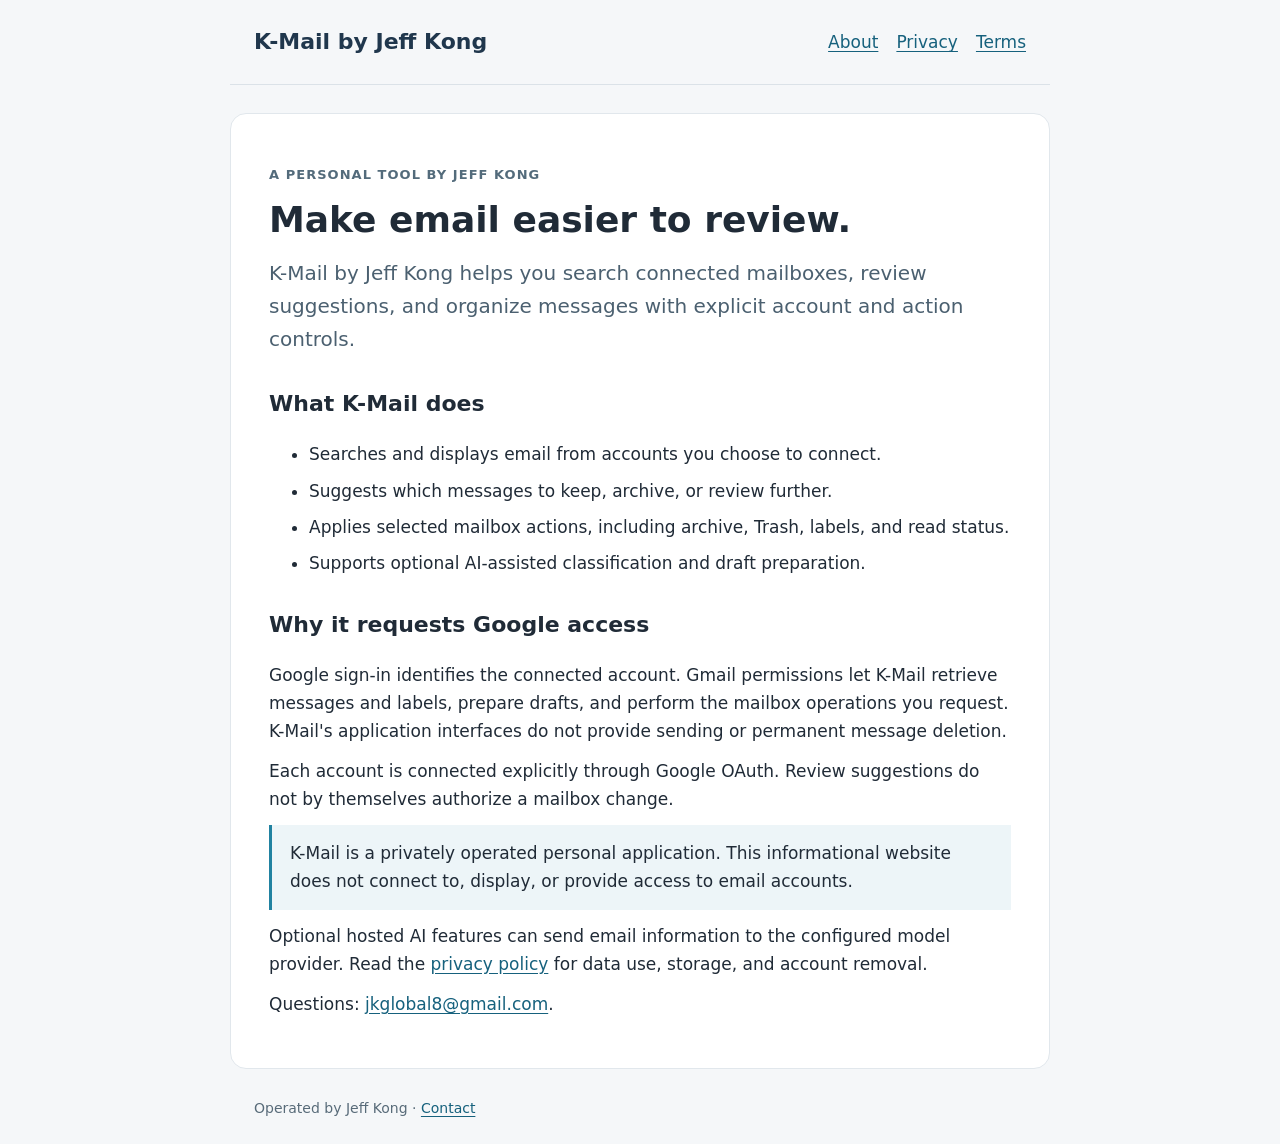
<file: index.html>
<!doctype html>
<html lang="en"><head><meta charset="utf-8"><meta name="viewport" content="width=device-width,initial-scale=1"><title>K-Mail by Jeff Kong — personal email review</title><meta name="description" content="K-Mail personal email review: application information, privacy, and terms."><link rel="stylesheet" href="style.css"><meta name="google-site-verification" content="E5E9OEMIqM7K8-6v8kYlf4I-4G6lciHtIEctSac-zBk" /></head>
<body><header><a class="brand" href="index.html">K-Mail by Jeff Kong</a><nav aria-label="Main navigation"><a href="index.html">About</a><a href="privacy.html">Privacy</a><a href="terms.html">Terms</a></nav></header><main><p class="eyebrow">A personal tool by Jeff Kong</p>
<h1>Make email easier to review.</h1>
<p class="lead">K-Mail by Jeff Kong helps you search connected mailboxes, review suggestions, and organize messages with explicit account and action controls.</p>
<h2>What K-Mail does</h2>
<ul><li>Searches and displays email from accounts you choose to connect.</li><li>Suggests which messages to keep, archive, or review further.</li><li>Applies selected mailbox actions, including archive, Trash, labels, and read status.</li><li>Supports optional AI-assisted classification and draft preparation.</li></ul>
<h2>Why it requests Google access</h2>
<p>Google sign-in identifies the connected account. Gmail permissions let K-Mail retrieve messages and labels, prepare drafts, and perform the mailbox operations you request. K-Mail's application interfaces do not provide sending or permanent message deletion.</p>
<p>Each account is connected explicitly through Google OAuth. Review suggestions do not by themselves authorize a mailbox change.</p>
<p class="note">K-Mail is a privately operated personal application. This informational website does not connect to, display, or provide access to email accounts.</p>
<p>Optional hosted AI features can send email information to the configured model provider. Read the <a href="privacy.html">privacy policy</a> for data use, storage, and account removal.</p>
<p>Questions: <a href="mailto:jkglobal8@gmail.com">jkglobal8@gmail.com</a>.</p></main><footer>Operated by Jeff Kong · <a href="mailto:jkglobal8@gmail.com">Contact</a></footer></body></html>
</file>
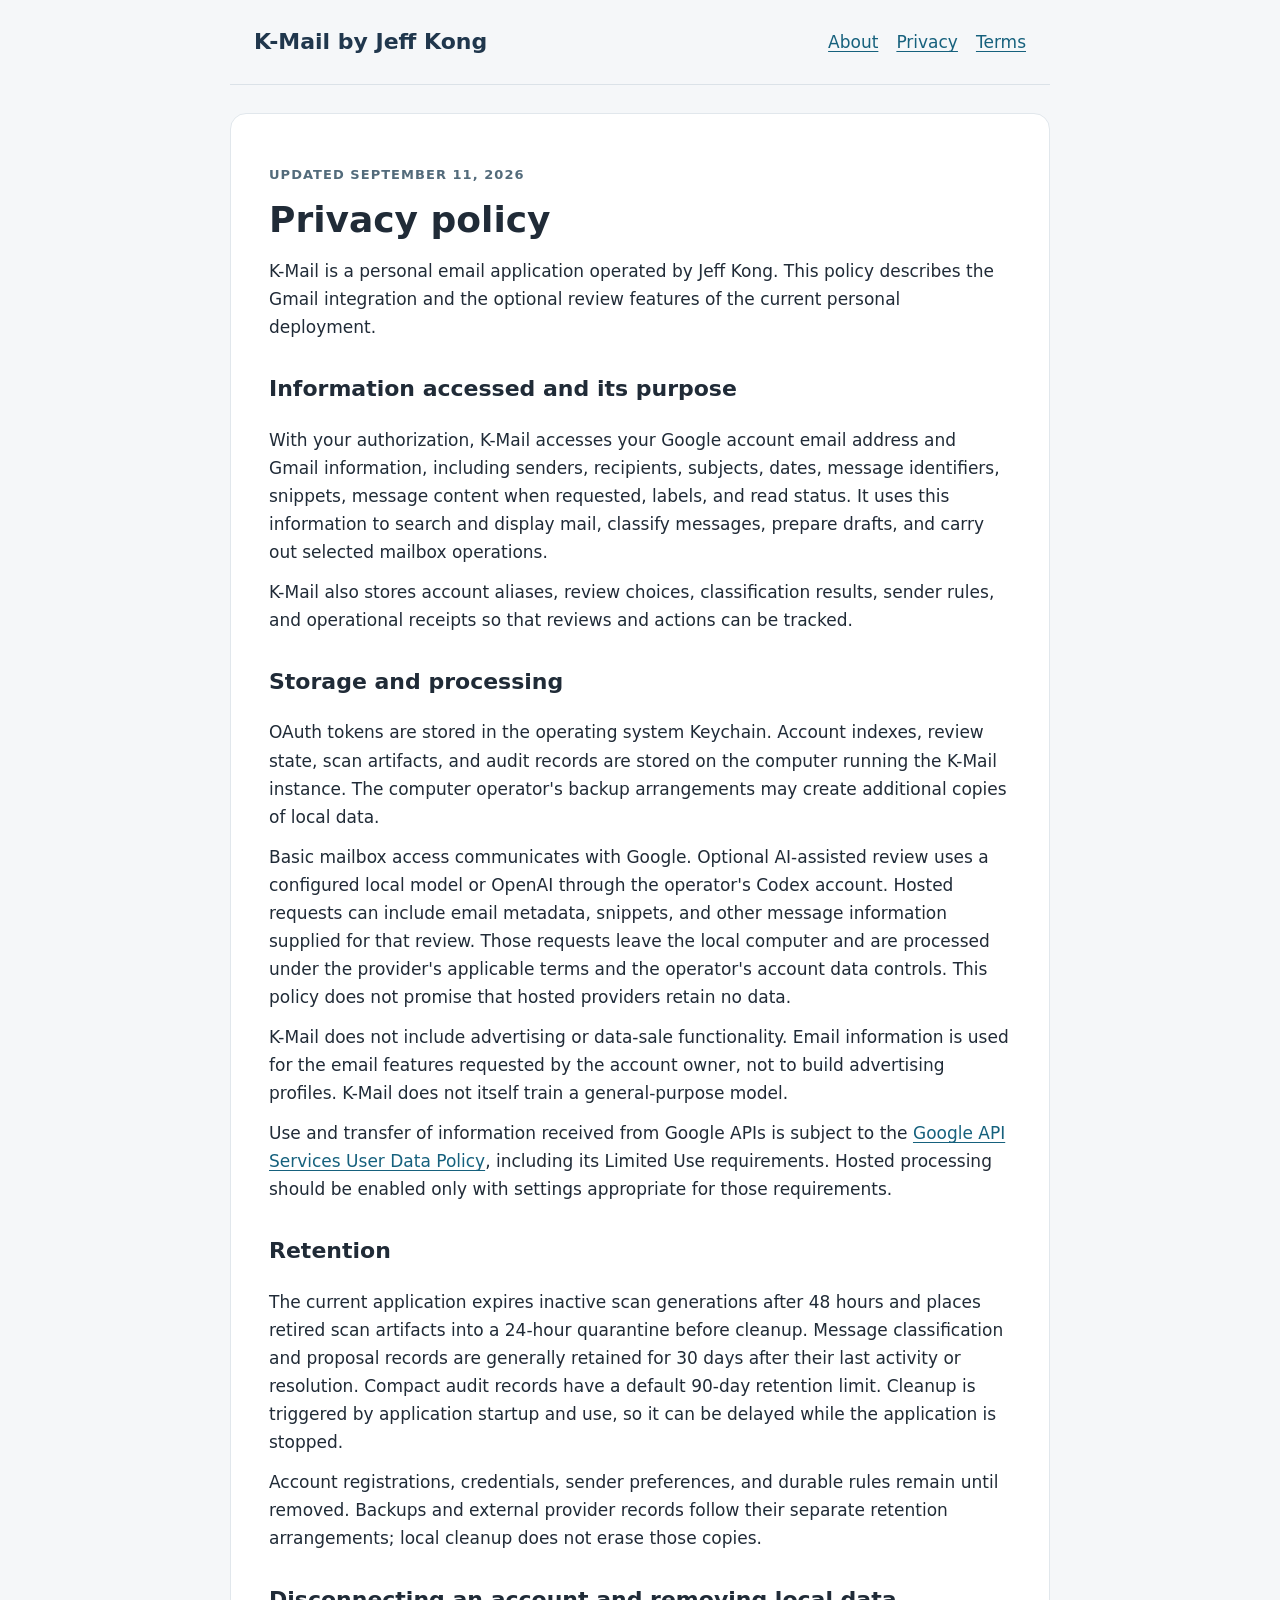
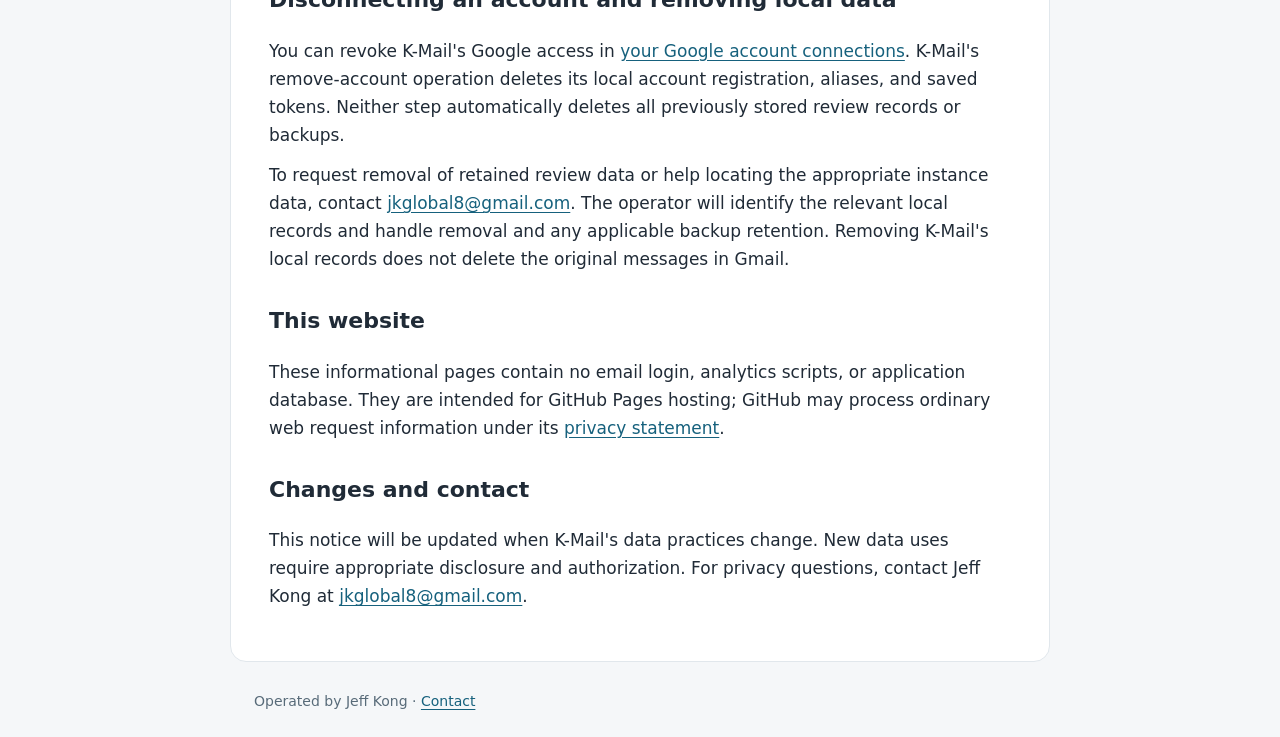
<file: privacy.html>
<!doctype html>
<html lang="en"><head><meta charset="utf-8"><meta name="viewport" content="width=device-width,initial-scale=1"><title>K-Mail privacy policy</title><meta name="description" content="K-Mail personal email review: application information, privacy, and terms."><link rel="stylesheet" href="style.css"></head>
<body><header><a class="brand" href="index.html">K-Mail by Jeff Kong</a><nav aria-label="Main navigation"><a href="index.html">About</a><a href="privacy.html">Privacy</a><a href="terms.html">Terms</a></nav></header><main><p class="eyebrow">Updated September 11, 2026</p>
<h1>Privacy policy</h1>
<p>K-Mail is a personal email application operated by Jeff Kong. This policy describes the Gmail integration and the optional review features of the current personal deployment.</p>
<h2>Information accessed and its purpose</h2>
<p>With your authorization, K-Mail accesses your Google account email address and Gmail information, including senders, recipients, subjects, dates, message identifiers, snippets, message content when requested, labels, and read status. It uses this information to search and display mail, classify messages, prepare drafts, and carry out selected mailbox operations.</p>
<p>K-Mail also stores account aliases, review choices, classification results, sender rules, and operational receipts so that reviews and actions can be tracked.</p>
<h2>Storage and processing</h2>
<p>OAuth tokens are stored in the operating system Keychain. Account indexes, review state, scan artifacts, and audit records are stored on the computer running the K-Mail instance. The computer operator's backup arrangements may create additional copies of local data.</p>
<p>Basic mailbox access communicates with Google. Optional AI-assisted review uses a configured local model or OpenAI through the operator's Codex account. Hosted requests can include email metadata, snippets, and other message information supplied for that review. Those requests leave the local computer and are processed under the provider's applicable terms and the operator's account data controls. This policy does not promise that hosted providers retain no data.</p>
<p>K-Mail does not include advertising or data-sale functionality. Email information is used for the email features requested by the account owner, not to build advertising profiles. K-Mail does not itself train a general-purpose model.</p>
<p>Use and transfer of information received from Google APIs is subject to the <a href="https://developers.google.com/terms/api-services-user-data-policy">Google API Services User Data Policy</a>, including its Limited Use requirements. Hosted processing should be enabled only with settings appropriate for those requirements.</p>
<h2>Retention</h2>
<p>The current application expires inactive scan generations after 48 hours and places retired scan artifacts into a 24-hour quarantine before cleanup. Message classification and proposal records are generally retained for 30 days after their last activity or resolution. Compact audit records have a default 90-day retention limit. Cleanup is triggered by application startup and use, so it can be delayed while the application is stopped.</p>
<p>Account registrations, credentials, sender preferences, and durable rules remain until removed. Backups and external provider records follow their separate retention arrangements; local cleanup does not erase those copies.</p>
<h2>Disconnecting an account and removing local data</h2>
<p>You can revoke K-Mail's Google access in <a href="https://myaccount.google.com/connections">your Google account connections</a>. K-Mail's remove-account operation deletes its local account registration, aliases, and saved tokens. Neither step automatically deletes all previously stored review records or backups.</p>
<p>To request removal of retained review data or help locating the appropriate instance data, contact <a href="mailto:jkglobal8@gmail.com">jkglobal8@gmail.com</a>. The operator will identify the relevant local records and handle removal and any applicable backup retention. Removing K-Mail's local records does not delete the original messages in Gmail.</p>
<h2>This website</h2>
<p>These informational pages contain no email login, analytics scripts, or application database. They are intended for GitHub Pages hosting; GitHub may process ordinary web request information under its <a href="https://docs.github.com/en/site-policy/privacy-policies/github-general-privacy-statement">privacy statement</a>.</p>
<h2>Changes and contact</h2>
<p>This notice will be updated when K-Mail's data practices change. New data uses require appropriate disclosure and authorization. For privacy questions, contact Jeff Kong at <a href="mailto:jkglobal8@gmail.com">jkglobal8@gmail.com</a>.</p></main><footer>Operated by Jeff Kong · <a href="mailto:jkglobal8@gmail.com">Contact</a></footer></body></html>
</file>
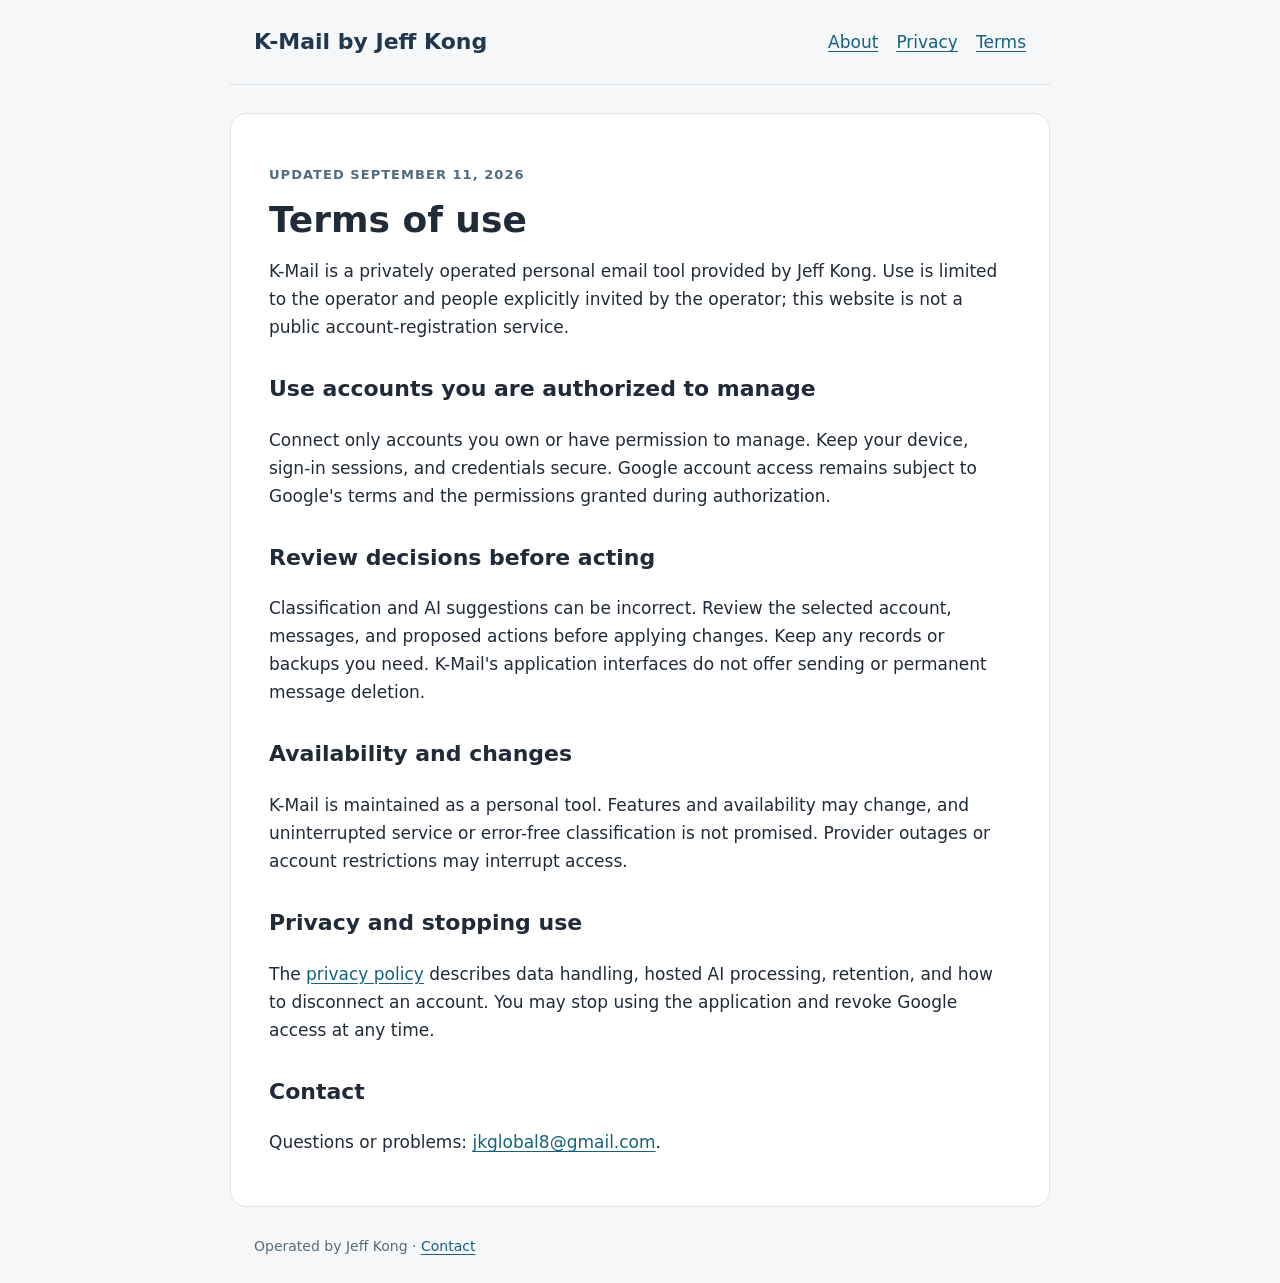
<file: terms.html>
<!doctype html>
<html lang="en"><head><meta charset="utf-8"><meta name="viewport" content="width=device-width,initial-scale=1"><title>K-Mail terms of use</title><meta name="description" content="K-Mail personal email review: application information, privacy, and terms."><link rel="stylesheet" href="style.css"></head>
<body><header><a class="brand" href="index.html">K-Mail by Jeff Kong</a><nav aria-label="Main navigation"><a href="index.html">About</a><a href="privacy.html">Privacy</a><a href="terms.html">Terms</a></nav></header><main><p class="eyebrow">Updated September 11, 2026</p>
<h1>Terms of use</h1>
<p>K-Mail is a privately operated personal email tool provided by Jeff Kong. Use is limited to the operator and people explicitly invited by the operator; this website is not a public account-registration service.</p>
<h2>Use accounts you are authorized to manage</h2>
<p>Connect only accounts you own or have permission to manage. Keep your device, sign-in sessions, and credentials secure. Google account access remains subject to Google's terms and the permissions granted during authorization.</p>
<h2>Review decisions before acting</h2>
<p>Classification and AI suggestions can be incorrect. Review the selected account, messages, and proposed actions before applying changes. Keep any records or backups you need. K-Mail's application interfaces do not offer sending or permanent message deletion.</p>
<h2>Availability and changes</h2>
<p>K-Mail is maintained as a personal tool. Features and availability may change, and uninterrupted service or error-free classification is not promised. Provider outages or account restrictions may interrupt access.</p>
<h2>Privacy and stopping use</h2>
<p>The <a href="privacy.html">privacy policy</a> describes data handling, hosted AI processing, retention, and how to disconnect an account. You may stop using the application and revoke Google access at any time.</p>
<h2>Contact</h2>
<p>Questions or problems: <a href="mailto:jkglobal8@gmail.com">jkglobal8@gmail.com</a>.</p></main><footer>Operated by Jeff Kong · <a href="mailto:jkglobal8@gmail.com">Contact</a></footer></body></html>
</file>
<file: style.css>
*{box-sizing:border-box}body{margin:0;background:#f5f7f9;color:#202b37;font:17px/1.65 system-ui,-apple-system,sans-serif}header,main,footer{max-width:820px;margin:auto;padding:24px}header{display:flex;justify-content:space-between;align-items:center;border-bottom:1px solid #dbe2e8}header a.brand{font-size:22px;font-weight:750;text-decoration:none;color:#20374d}nav{display:flex;gap:18px}a{color:#16617d;text-underline-offset:3px}main{background:white;margin-top:28px;margin-bottom:28px;padding:38px;border:1px solid #e1e7ec;border-radius:16px}h1{font-size:36px;line-height:1.2;margin:0 0 16px}h2{font-size:22px;margin-top:30px}p{margin:12px 0}.eyebrow{font-size:13px;font-weight:700;letter-spacing:.08em;text-transform:uppercase;color:#536b7b}.lead{font-size:20px;color:#4b6070}.note{background:#edf5f8;border-left:3px solid #2182a1;padding:14px 18px}footer{font-size:14px;color:#586b79;padding-top:0}li{margin-bottom:8px}@media(max-width:600px){header{align-items:flex-start;gap:18px;flex-direction:column}nav{gap:15px;font-size:15px}main{border-radius:0;padding:26px 22px;margin-top:0}h1{font-size:31px}}
</file>
